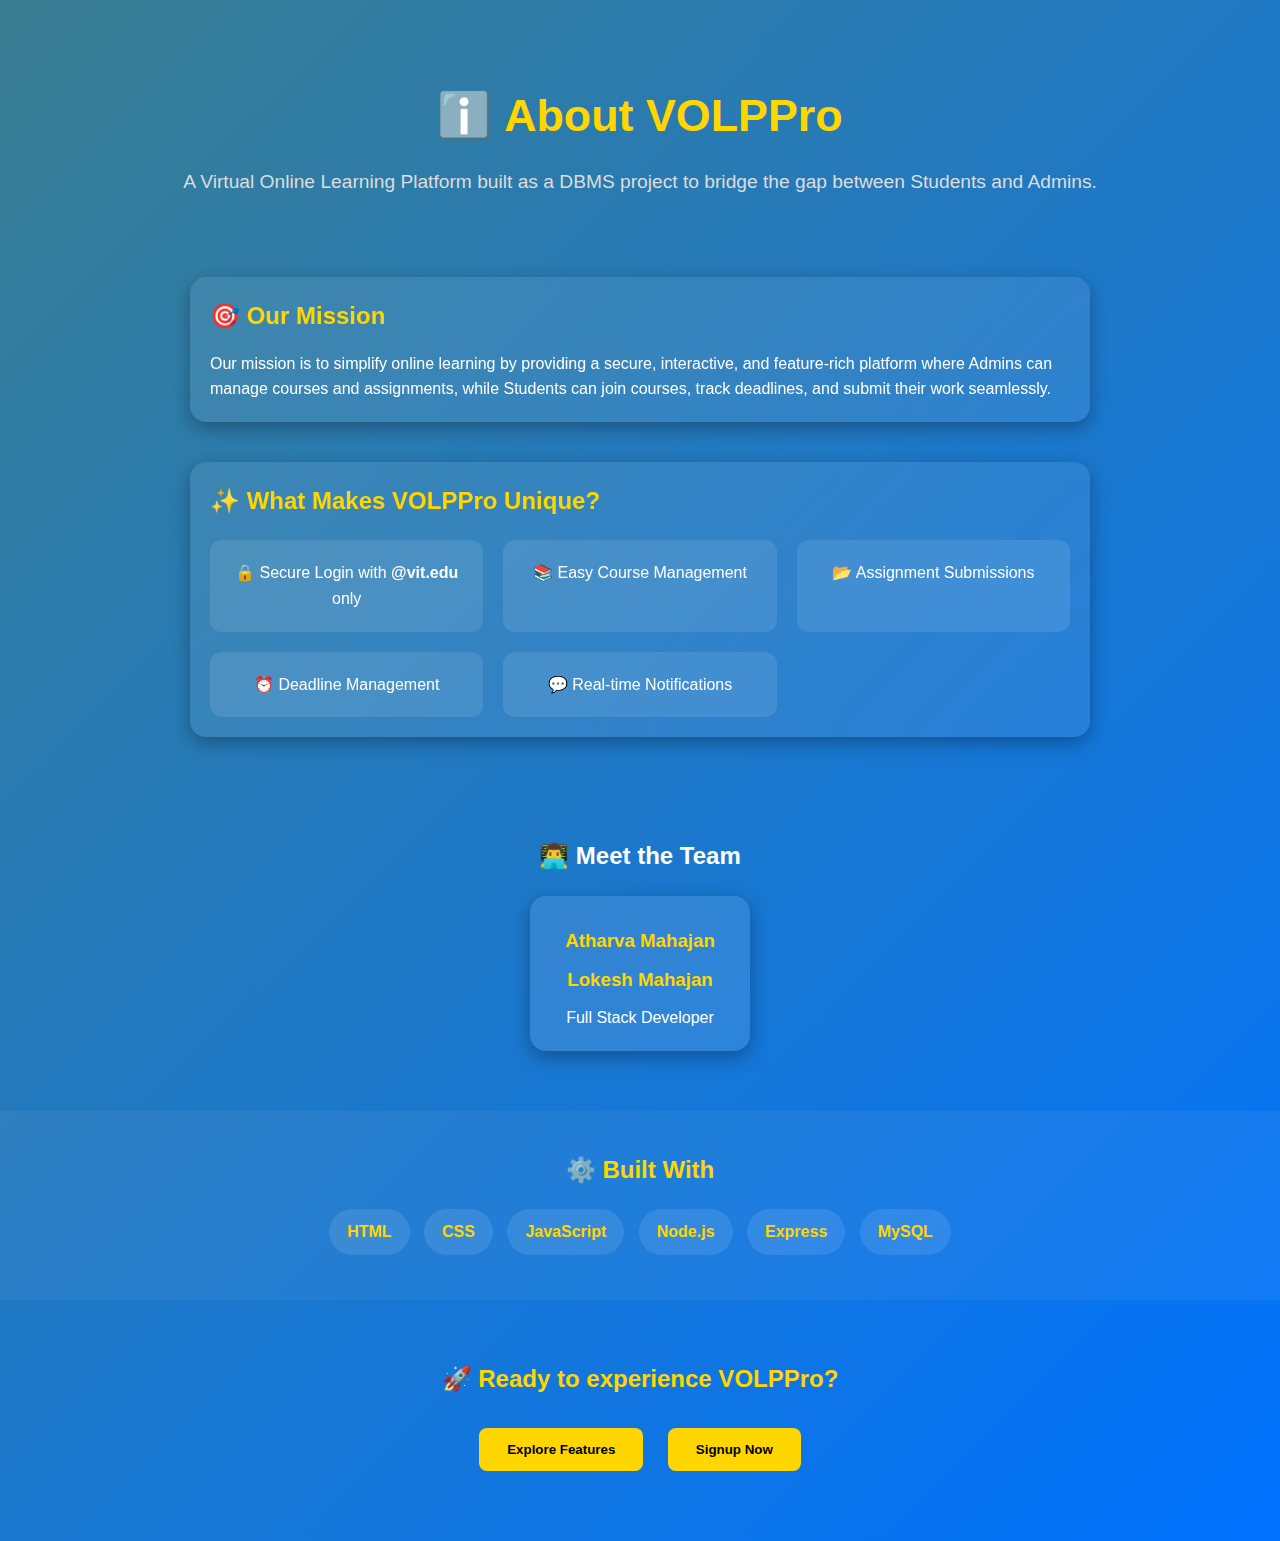
<file: about.html>
<!DOCTYPE html>
<html lang="en">
<head>
  <meta charset="UTF-8">
  <meta name="viewport" content="width=device-width, initial-scale=1.0">
  <title>About - VOLPPro</title>
  <link rel="stylesheet" href="style.css">
  <link rel="icon" type="image/png" href="logo.png">
  <style>
    body {
      margin: 0;
      font-family: "Segoe UI", Tahoma, sans-serif;
      background: linear-gradient(135deg, #3a7e91, #0072ff);
      color: #fff;
      line-height: 1.6;
    }

    .about-hero {
      text-align: center;
      padding: 80px 20px 40px;
      animation: fadeIn 1s ease-in;
    }

    .about-hero h1 {
      font-size: 2.8em;
      margin-bottom: 15px;
      color: #ffd600;
    }

    .about-hero p {
      font-size: 1.2em;
      color: #ddd;
    }

    .about-section {
      max-width: 900px;
      margin: 40px auto;
      padding: 20px;
      background: rgba(255,255,255,0.08);
      border-radius: 16px;
      box-shadow: 0 6px 18px rgba(0,0,0,0.3);
      backdrop-filter: blur(10px);
    }

    .about-section h2 {
      color: #ffd600;
      margin-bottom: 15px;
    }

    .features-highlight {
      display: grid;
      grid-template-columns: repeat(auto-fit, minmax(220px, 1fr));
      gap: 20px;
      margin-top: 20px;
    }

    .highlight-card {
      background: rgba(255,255,255,0.1);
      padding: 20px;
      border-radius: 12px;
      text-align: center;
      transition: transform 0.3s ease, box-shadow 0.3s ease;
    }

    .highlight-card:hover {
      transform: translateY(-5px) scale(1.02);
      box-shadow: 0 10px 25px rgba(0,0,0,0.5);
    }

    .team-section {
      text-align: center;
      padding: 60px 20px;
    }

    .team-members {
      display: flex;
      flex-wrap: wrap;
      justify-content: center;
      gap: 25px;
      margin-top: 20px;
    }

    .team-card {
      background: rgba(255,255,255,0.1);
      padding: 20px;
      border-radius: 16px;
      width: 220px;
      text-align: center;
      box-shadow: 0 6px 18px rgba(0,0,0,0.3);
      transition: transform 0.3s ease;
    }

    .team-card:hover {
      transform: scale(1.05);
    }

    .team-card h3 {
      margin: 10px 0;
      color: #ffd600;
    }

    .tech-stack {
      text-align: center;
      padding: 40px 20px;
      background: rgba(255,255,255,0.05);
    }

    .tech-stack h2 {
      color: #ffd600;
    }

    .stack-badges {
      margin-top: 15px;
    }

    .stack-badge {
      display: inline-block;
      background: rgba(255,255,255,0.1);
      padding: 10px 18px;
      border-radius: 25px;
      margin: 5px;
      font-weight: bold;
      color: #ffd600;
    }

    .cta {
      text-align: center;
      padding: 60px 20px;
    }

    .cta h2 {
      margin-bottom: 20px;
      color: #ffd600;
    }

    .cta button {
      background: #ffd600;
      color: #000;
      font-weight: bold;
      border: none;
      border-radius: 8px;
      padding: 14px 28px;
      margin: 10px;
      cursor: pointer;
      transition: background 0.2s ease, transform 0.2s ease;
    }

    .cta button:hover {
      background: #e6c200;
      transform: scale(1.05);
    }

    @keyframes fadeIn {
      from { opacity: 0; transform: translateY(-20px); }
      to { opacity: 1; transform: translateY(0); }
    }
  </style>
</head>
<script>
  const savedTheme = localStorage.getItem("theme") || "dark";
  document.body.className = savedTheme;
</script>

<body>

  <!-- Hero Section -->
  <section class="about-hero">
    <h1>ℹ️ About VOLPPro</h1>
    <p>A Virtual Online Learning Platform built as a DBMS project to bridge the gap between Students and Admins.</p>
  </section>

  <!-- Mission Section -->
  <section class="about-section">
    <h2>🎯 Our Mission</h2>
    <p>
      Our mission is to simplify online learning by providing a secure, interactive,
      and feature-rich platform where Admins can manage courses and assignments,
      while Students can join courses, track deadlines, and submit their work seamlessly.
    </p>
  </section>

  <!-- Highlights -->
  <section class="about-section">
    <h2>✨ What Makes VOLPPro Unique?</h2>
    <div class="features-highlight">
      <div class="highlight-card">🔒 Secure Login with <b>@vit.edu</b> only</div>
      <div class="highlight-card">📚 Easy Course Management</div>
      <div class="highlight-card">📂 Assignment Submissions</div>
      <div class="highlight-card">⏰ Deadline Management</div>
      <div class="highlight-card">💬 Real-time Notifications</div>
    </div>
  </section>

  <!-- Team Section -->
  <section class="team-section">
    <h2>👨‍💻 Meet the Team</h2>
    <div class="team-members">
      <div class="team-card">
        <h3>Atharva Mahajan</h3>
        <h3>Lokesh Mahajan</h3>
        <p>Full Stack Developer</p>
      </div>
      <!-- Add more team members here if needed -->
    </div>
  </section>

  <!-- Tech Stack -->
  <section class="tech-stack">
    <h2>⚙️ Built With</h2>
    <div class="stack-badges">
      <span class="stack-badge">HTML</span>
      <span class="stack-badge">CSS</span>
      <span class="stack-badge">JavaScript</span>
      <span class="stack-badge">Node.js</span>
      <span class="stack-badge">Express</span>
      <span class="stack-badge">MySQL</span>
    </div>
  </section>

  <!-- CTA -->
  <section class="cta">
    <h2>🚀 Ready to experience VOLPPro?</h2>
    <button onclick="window.location.href='features.html'">Explore Features</button>
    <button onclick="window.location.href='signup.html'">Signup Now</button>
  </section>

</body>
</html>
</file>
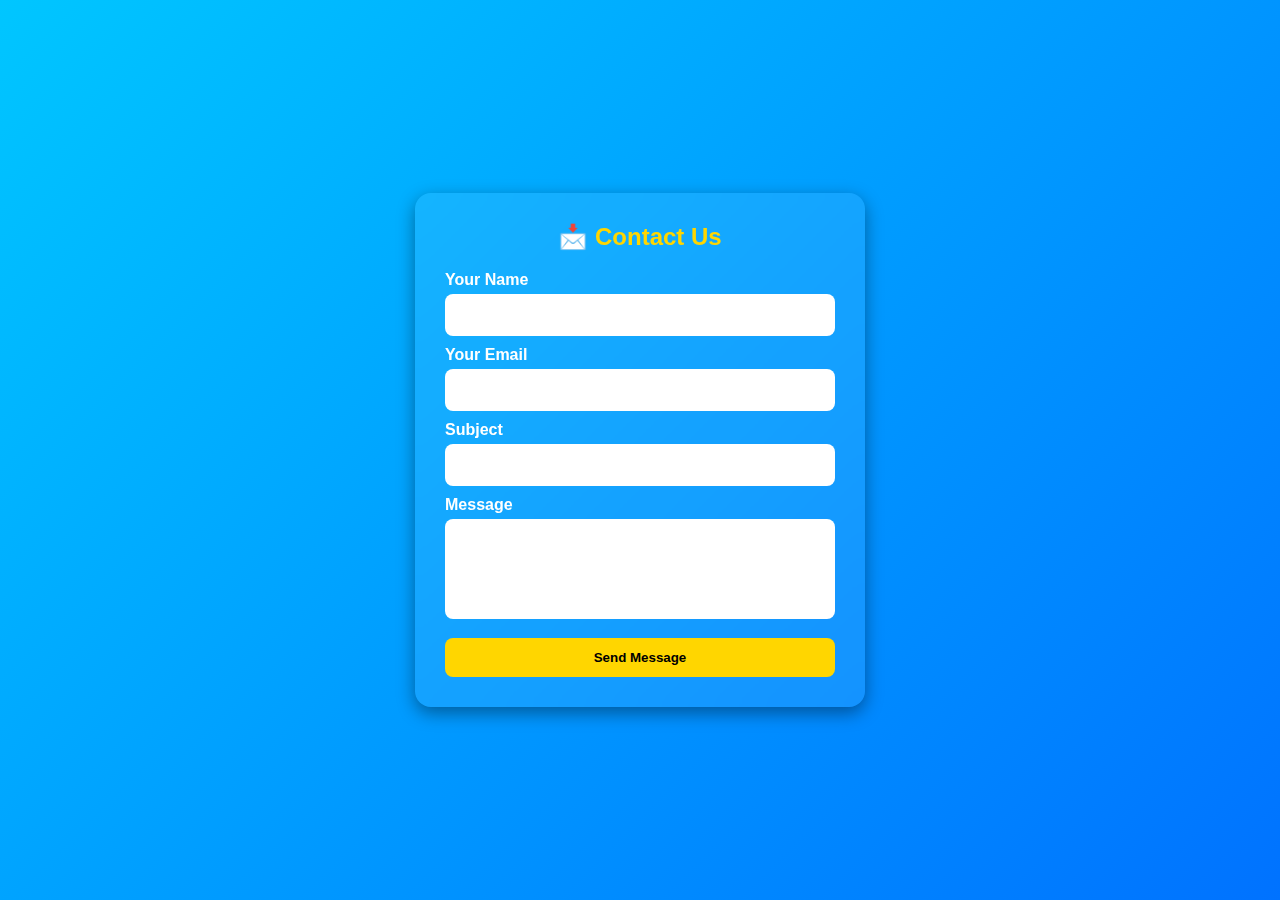
<file: contact.html>
<!DOCTYPE html>
<html lang="en">
<head>
  <meta charset="UTF-8">
  <meta name="viewport" content="width=device-width, initial-scale=1.0">
  <title>Contact Us - VOLPPro</title>
  <link rel="stylesheet" href="style.css">
  <link rel="icon" type="image/png" href="logo.png">
  <style>
    body {
      margin: 0;
      font-family: "Segoe UI", Tahoma, sans-serif;
      background: linear-gradient(135deg, #00c6ff, #0072ff);
      color: #fff;
      display: flex;
      justify-content: center;
      align-items: center;
      height: 100vh;
    }

    .contact-card {
      background: rgba(255, 255, 255, 0.08);
      border-radius: 16px;
      padding: 30px;
      width: 450px;
      text-align: center;
      box-shadow: 0 6px 18px rgba(0,0,0,0.4);
      backdrop-filter: blur(10px);
      animation: fadeIn 0.8s ease;
    }

    .contact-card h2 {
      color: #ffd600;
      margin-bottom: 20px;
    }

    label {
      display: block;
      text-align: left;
      margin-top: 10px;
      font-weight: bold;
    }

    input, textarea {
      width: 100%;
      padding: 12px;
      margin-top: 5px;
      border-radius: 8px;
      border: none;
      font-size: 1em;
      outline: none;
    }

    textarea {
      resize: none;
      height: 100px;
    }

    button {
      background: #ffd600;
      color: #000;
      font-weight: bold;
      border: none;
      border-radius: 8px;
      padding: 12px;
      margin-top: 15px;
      cursor: pointer;
      width: 100%;
      transition: background 0.2s ease, transform 0.1s ease;
    }

    button:hover {
      background: #e6c200;
      transform: scale(1.02);
    }

    @keyframes fadeIn {
      from { opacity: 0; transform: translateY(-20px); }
      to { opacity: 1; transform: translateY(0); }
    }
  </style>
</head>
<body>

  <div class="contact-card">
    <h2>📩 Contact Us</h2>
    <form id="contactForm">
      <label for="name">Your Name</label>
      <input type="text" id="name" required>

      <label for="email">Your Email</label>
      <input type="email" id="email" required>

      <label for="subject">Subject</label>
      <input type="text" id="subject" required>

      <label for="message">Message</label>
      <textarea id="message" required></textarea>

      <button type="submit">Send Message</button>
    </form>
  </div>

  <script>
    const API_URL = "http://localhost:3000";

    document.getElementById("contactForm").addEventListener("submit", (e) => {
      e.preventDefault();

      const name = document.getElementById("name").value.trim();
      const email = document.getElementById("email").value.trim();
      const subject = document.getElementById("subject").value.trim();
      const message = document.getElementById("message").value.trim();

      fetch(`${API_URL}/contact`, {
        method: "POST",
        headers: { "Content-Type": "application/json" },
        body: JSON.stringify({ name, email, subject, message })
      })
      .then(res => res.json())
      .then(data => {
        if (data.error) {
          alert("❌ " + data.error);
        } else {
          alert("✅ Message sent successfully!");
          document.getElementById("contactForm").reset();
        }
      });
    });
  </script>

</body>
</html>
</file>
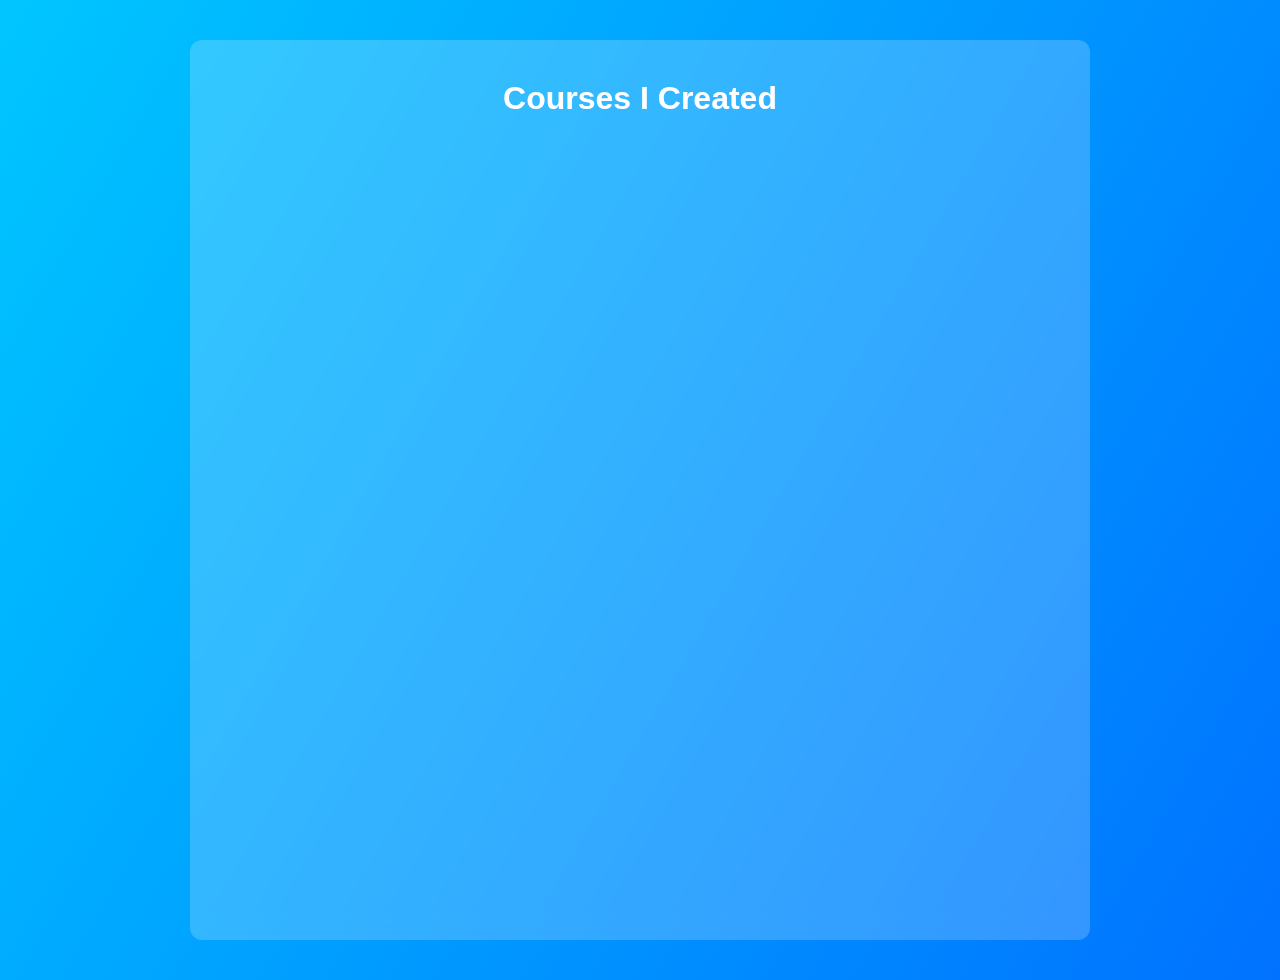
<file: explore-admin.html>
<!DOCTYPE html>
<html lang="en">
<head>
  <meta charset="UTF-8">
  <meta name="viewport" content="width=device-width, initial-scale=1.0">
  <title>Explore Courses - Admin</title>
  <link rel="stylesheet" href="style.css">
  <link rel="icon" type="image/png" href="logo.png">
</head>
<script>
  const savedTheme = localStorage.getItem("theme") || "dark";
  document.body.className = savedTheme;
</script>

<body>
  <section class="page-content">
    <h1>Courses I Created</h1>
    <div id="adminCourses" class="courses-container"></div>
  </section>

  <!-- Load main script first -->
  <script src="script.js"></script>

  <script>
    // Ensure API_URL exists
    if (typeof API_URL === "undefined") {
      const API_URL = "http://localhost:3000";
    }

    const params = new URLSearchParams(window.location.search);
    const adminId = params.get("admin_id");


      fetch(`${API_URL}/admin/courses/${adminId}`)
  .then(res => res.json())
  .then(data => {
    const container = document.getElementById("adminCourses");

    if (!container) return;

    if (data.length === 0) {
      container.innerHTML = "<p>No courses created yet.</p>";
      return;
    }

    container.innerHTML = data.map(c => `
  <div class="course-card">
    <h3>${c.name}</h3>
    <p><strong>Code:</strong> ${c.code}</p>
    <p><strong>ID:</strong> ${c.course_id}</p>
    <div class="course-actions">
      <button class="btn view-btn" onclick="location.href='course-assignments.html?course_id=${c.course_id}'">
        📄 View Assignments
      </button>
      <button class="btn delete-btn" onclick="deleteCourse(${c.course_id})">
        ❌ Delete Course
      </button>
    </div>
  </div>
`).join("");

  });
  </script>
</body>
</html>
</file>
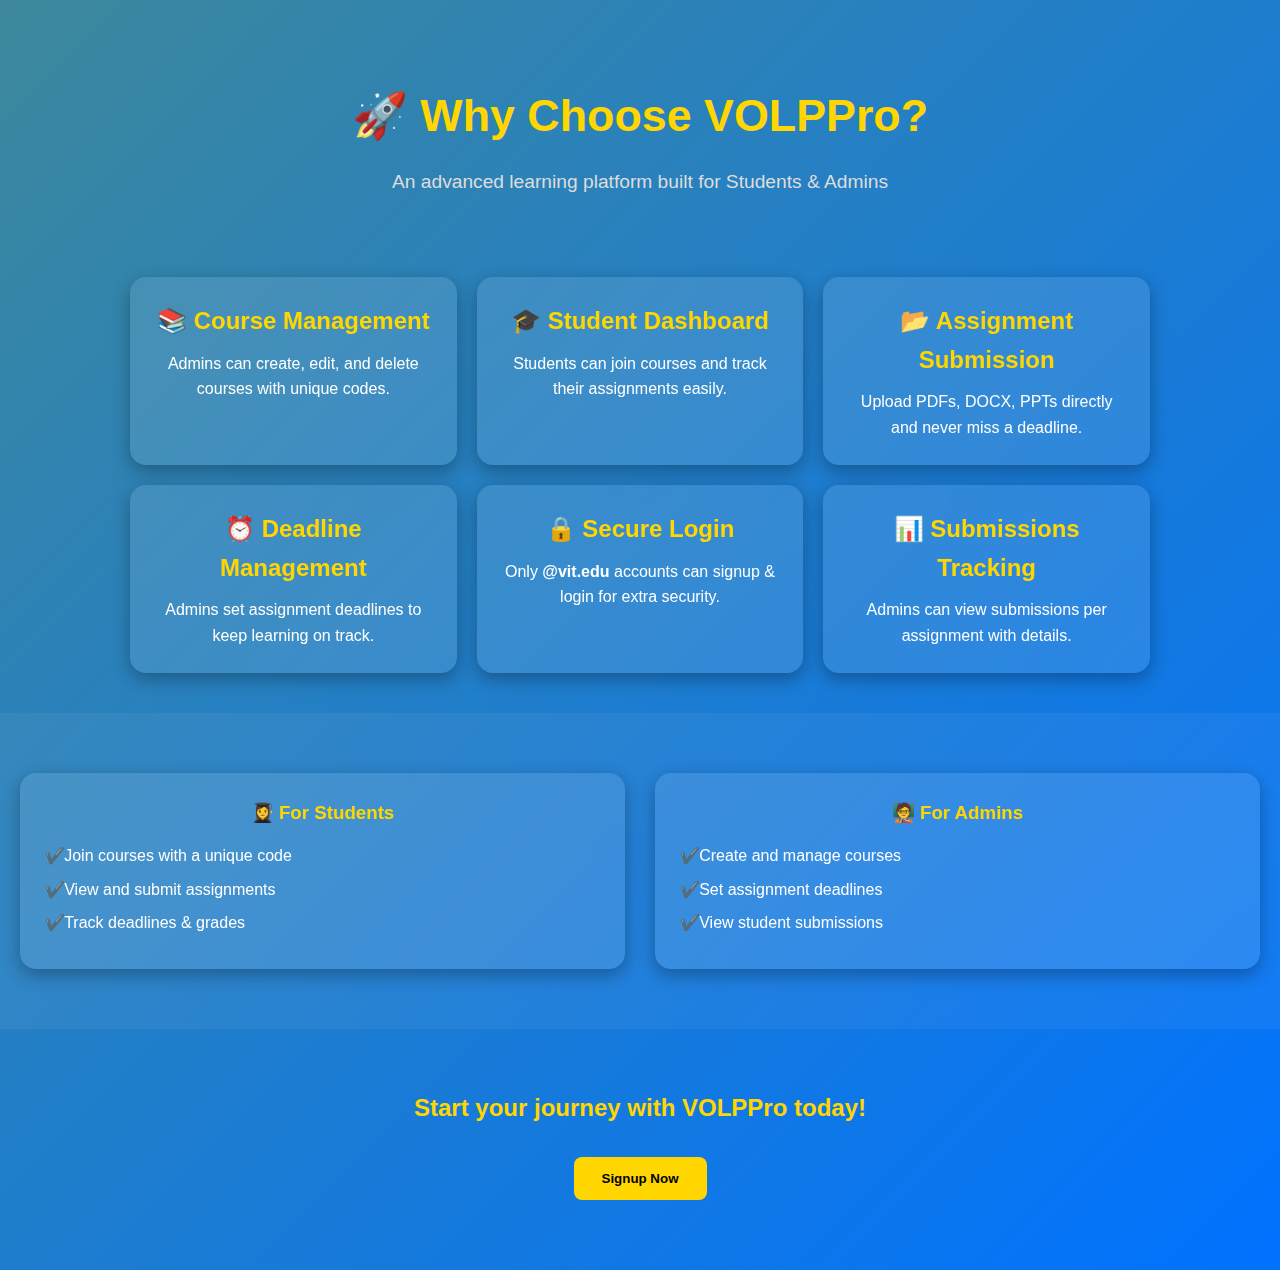
<file: features.html>
<!DOCTYPE html>
<html lang="en">
<head>
  <meta charset="UTF-8">
  <meta name="viewport" content="width=device-width, initial-scale=1.0">
  <title>Features - VOLPPro</title>
  <link rel="stylesheet" href="style.css">
  <link rel="icon" type="image/png" href="logo.png">
  <style>
    body {
      margin: 0;
      font-family: "Segoe UI", Tahoma, sans-serif;
      background: linear-gradient(135deg, #3d889c, #0072ff);
      color: #fff;
      line-height: 1.6;
    }

    .features-hero {
      text-align: center;
      padding: 80px 20px 40px;
      animation: fadeIn 1s ease-in;
    }

    .features-hero h1 {
      font-size: 2.8em;
      margin-bottom: 15px;
      color: #ffd600;
    }

    .features-hero p {
      font-size: 1.2em;
      color: #ddd;
    }

    .features-grid {
      display: grid;
      grid-template-columns: repeat(auto-fit, minmax(260px, 1fr));
      gap: 20px;
      padding: 40px;
      max-width: 1100px;
      margin: auto;
    }

    .feature-card {
      background: rgba(255, 255, 255, 0.1);
      border-radius: 16px;
      padding: 25px;
      text-align: center;
      box-shadow: 0 6px 18px rgba(0,0,0,0.3);
      backdrop-filter: blur(10px);
      transition: transform 0.3s ease, box-shadow 0.3s ease;
    }

    .feature-card:hover {
      transform: translateY(-8px) scale(1.03);
      box-shadow: 0 10px 25px rgba(0,0,0,0.5);
    }

    .feature-card h2 {
      margin-bottom: 10px;
      color: #ffd600;
    }

    .comparison {
      display: flex;
      flex-wrap: wrap;
      justify-content: center;
      gap: 30px;
      padding: 60px 20px;
      background: rgba(255,255,255,0.05);
    }

    .comparison-box {
      flex: 1 1 300px;
      background: rgba(255, 255, 255, 0.1);
      border-radius: 16px;
      padding: 25px;
      box-shadow: 0 6px 18px rgba(0,0,0,0.3);
      backdrop-filter: blur(10px);
    }

    .comparison-box h3 {
      color: #ffd600;
      margin-bottom: 15px;
      text-align: center;
    }

    .comparison-box ul {
      list-style: none;
      padding: 0;
    }

    .comparison-box li {
      margin: 8px 0;
      padding-left: 1.2em;
      position: relative;
    }

    .comparison-box li::before {
      content: "✔️";
      position: absolute;
      left: 0;
    }

    .cta {
      text-align: center;
      padding: 60px 20px;
    }

    .cta h2 {
      margin-bottom: 20px;
      color: #ffd600;
    }

    .cta button {
      background: #ffd600;
      color: #000;
      font-weight: bold;
      border: none;
      border-radius: 8px;
      padding: 14px 28px;
      margin: 10px;
      cursor: pointer;
      transition: background 0.2s ease, transform 0.2s ease;
    }

    .cta button:hover {
      background: #e6c200;
      transform: scale(1.05);
    }

    @keyframes fadeIn {
      from { opacity: 0; transform: translateY(-20px); }
      to { opacity: 1; transform: translateY(0); }
    }
  </style>
</head>
<script>
  const savedTheme = localStorage.getItem("theme") || "dark";
  document.body.className = savedTheme;
</script>

<body>

  <!-- Hero Section -->
  <section class="features-hero">
    <h1>🚀 Why Choose VOLPPro?</h1>
    <p>An advanced learning platform built for Students & Admins</p>
  </section>

  <!-- Features Grid -->
  <section class="features-grid">
    <div class="feature-card">
      <h2>📚 Course Management</h2>
      <p>Admins can create, edit, and delete courses with unique codes.</p>
    </div>
    <div class="feature-card">
      <h2>🎓 Student Dashboard</h2>
      <p>Students can join courses and track their assignments easily.</p>
    </div>
    <div class="feature-card">
      <h2>📂 Assignment Submission</h2>
      <p>Upload PDFs, DOCX, PPTs directly and never miss a deadline.</p>
    </div>
    <div class="feature-card">
      <h2>⏰ Deadline Management</h2>
      <p>Admins set assignment deadlines to keep learning on track.</p>
    </div>
    <div class="feature-card">
      <h2>🔒 Secure Login</h2>
      <p>Only <b>@vit.edu</b> accounts can signup & login for extra security.</p>
    </div>
    <div class="feature-card">
      <h2>📊 Submissions Tracking</h2>
      <p>Admins can view submissions per assignment with details.</p>
    </div>
  </section>

  <!-- Comparison -->
  <section class="comparison">
    <div class="comparison-box">
      <h3>👩‍🎓 For Students</h3>
      <ul>
        <li>Join courses with a unique code</li>
        <li>View and submit assignments</li>
        <li>Track deadlines & grades</li>
      </ul>
    </div>
    <div class="comparison-box">
      <h3>🧑‍🏫 For Admins</h3>
      <ul>
        <li>Create and manage courses</li>
        <li>Set assignment deadlines</li>
        <li>View student submissions</li>
      </ul>
    </div>
  </section>

  <!-- Call to Action -->
  <section class="cta">
    <h2>Start your journey with VOLPPro today!</h2>
    <button onclick="window.location.href='signup.html'">Signup Now</button>
  </section>

</body>
</html>
</file>
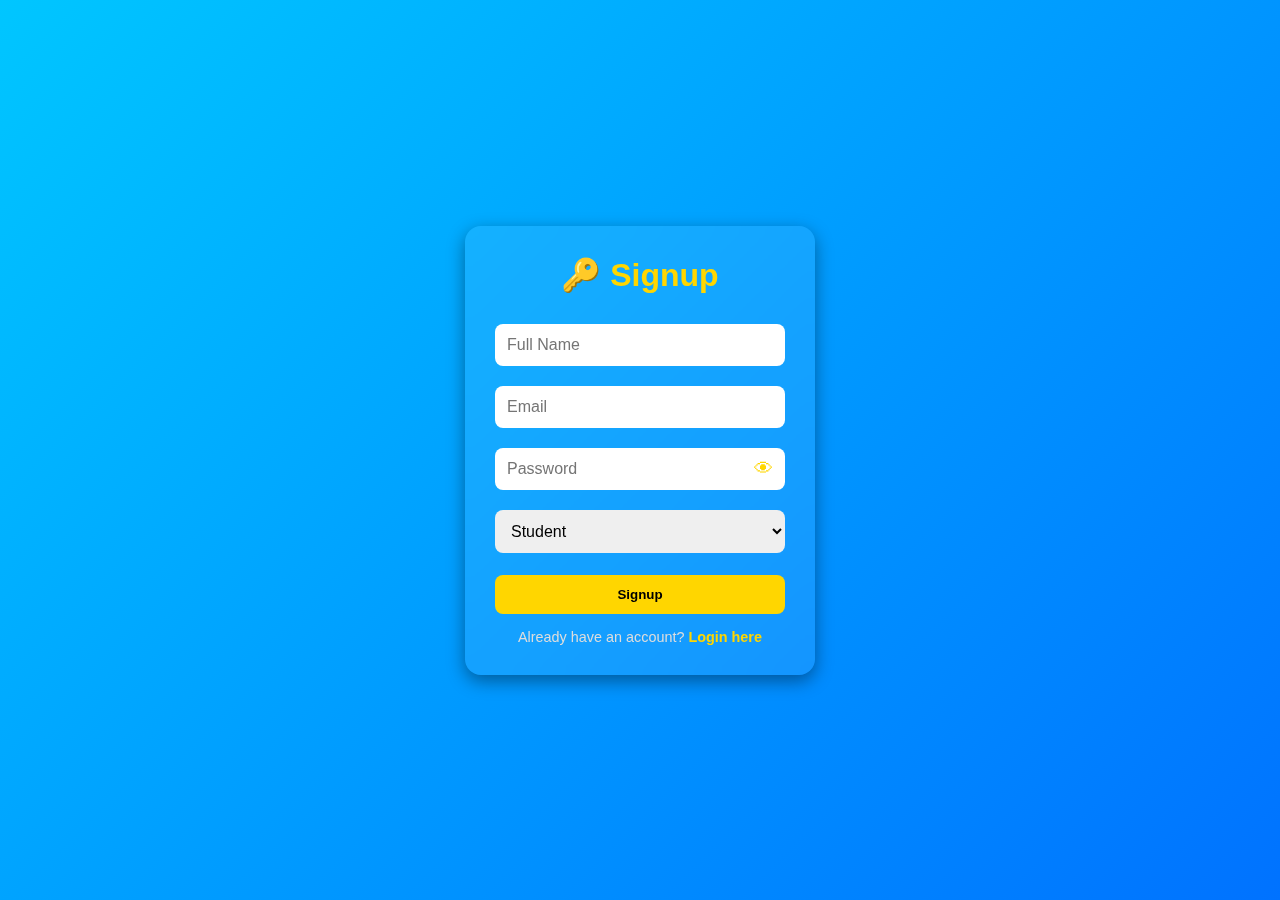
<file: signup.html>
<!DOCTYPE html>
<html lang="en">
<head>
  <meta charset="UTF-8">
  <meta name="viewport" content="width=device-width, initial-scale=1.0">
  <title>Signup - VOLPPro</title>
  <link rel="stylesheet" href="style.css">
  <link rel="icon" type="image/png" href="logo.png">
  <style>
    body {
      margin: 0;
      font-family: "Segoe UI", Tahoma, sans-serif;
      background: linear-gradient(135deg, #00c6ff, #0072ff);
      display: flex;
      justify-content: center;
      align-items: center;
      height: 100vh;
      color: #fff;
    }

    .signup-card {
      background: rgba(255, 255, 255, 0.08);
      border-radius: 16px;
      padding: 30px;
      width: 350px;
      text-align: center;
      box-shadow: 0 6px 18px rgba(0,0,0,0.4);
      backdrop-filter: blur(10px);
      animation: fadeIn 0.8s ease;
    }

    .signup-card h1 {
      margin-bottom: 20px;
      color: #ffd600;
    }

    .signup-card input, .signup-card select {
      width: 100%;
      padding: 12px;
      margin: 10px 0;
      border: none;
      border-radius: 8px;
      outline: none;
      font-size: 1em;
      transition: box-shadow 0.2s ease;
    }

    .signup-card input:focus, .signup-card select:focus {
      box-shadow: 0 0 6px #ffd600;
    }

    .password-box {
      position: relative;
    }

    .password-box input {
      padding-right: 40px;
    }

    .toggle-password {
      position: absolute;
      right: 12px;
      top: 50%;
      transform: translateY(-50%);
      cursor: pointer;
      font-size: 1.2em;
      color: #ffd600;
    }

    .hidden {
      display: none;
    }

    button {
      background: #ffd600;
      color: #000;
      font-weight: bold;
      border: none;
      border-radius: 8px;
      padding: 12px;
      margin-top: 12px;
      cursor: pointer;
      width: 100%;
      transition: background 0.2s ease, transform 0.1s ease;
    }

    button:hover {
      background: #e6c200;
      transform: scale(1.02);
    }
    .login-link {
      margin-top: 15px;
      font-size: 0.9em;
      color: #ddd;
    }

    .login-link a {
      color: #ffd600;
      font-weight: bold;
      text-decoration: none;
      transition: color 0.2s ease;
    }

    .login-link a:hover {
      color: #e6c200;
    }

    @keyframes fadeIn {
      from { opacity: 0; transform: translateY(-20px); }
      to { opacity: 1; transform: translateY(0); }
    }
  </style>
</head>
<script>
  const savedTheme = localStorage.getItem("theme") || "dark";
  document.body.className = savedTheme;
</script>

<body>

  <div class="signup-card">
    <h1>🔑 Signup</h1>

    <input type="text" id="name" placeholder="Full Name">
    <input type="email" id="email" placeholder="Email" oninput="clearError('emailError')">
<small id="emailError" class="error-text"></small>


    <div class="password-box">
      <input type="password" id="password" placeholder="Password">
      <span class="toggle-password" onclick="togglePassword()">👁</span>
    </div>

    <select id="role" onchange="toggleAdminSecret()">
      <option value="student">Student</option>
      <option value="admin">Admin</option>
    </select>

    <div id="adminSecretBox" class="hidden">
      <input type="password" id="adminSecret" placeholder="Enter Admin Secret Code">
    </div>

    <button onclick="signupUser()">Signup</button>
  

  <!-- Login option -->
    <p class="login-link">
      Already have an account? <a href="login.html">Login here</a>
    </p>
  </div>

  <script>
    const API_URL = "http://localhost:3000";

    function togglePassword() {
      const passwordInput = document.getElementById("password");
      passwordInput.type = passwordInput.type === "password" ? "text" : "password";
    }

    function toggleAdminSecret() {
      const role = document.getElementById("role").value;
      document.getElementById("adminSecretBox").classList.toggle("hidden", role !== "admin");
    }

function signupUser() {
  const name = document.getElementById("name").value.trim();
  const email = document.getElementById("email").value.trim();
  const password = document.getElementById("password").value.trim();
  const role = document.getElementById("role").value;
  const adminSecret = document.getElementById("adminSecret").value.trim();
  const emailError = document.getElementById("emailError");

  emailError.textContent = ""; // reset

  if (!name || !email || !password) {
    return alert("⚠️ Please fill in all fields");
  }

  // ✅ Inline error if email is not @vit.edu
  if (!email.endsWith("@vit.edu")) {
    emailError.textContent = "❌ Only @vit.edu emails are allowed.";
    return;
  }

  fetch(`${API_URL}/signup`, {
    method: "POST",
    headers: { "Content-Type": "application/json" },
    body: JSON.stringify({ name, email, password, role, adminSecret })
  })
    .then(res => res.json())
    .then(data => {
      if (data.error) {
        emailError.textContent = "❌ " + data.error;
      } else {
        alert("✅ Signup successful! Please login.");
        window.location.href = "login.html";
      }
    })
    .catch(err => console.error("Signup error:", err));
}

function clearError(id) {
  document.getElementById(id).textContent = "";
}


  </script>

</body>
</html>
</file>
<file: style.css>
* {
  margin: 0; padding: 0;
  box-sizing: border-box;
  font-family: "Poppins", sans-serif;
}

body {
  min-height: 100vh;
  background: linear-gradient(120deg, #00c6ff, #0072ff);
  color: #fff;
}

nav {
  display: flex;
  align-items: center;
  justify-content: space-between;
  padding: 10px 20px;
  background: linear-gradient(to right, #00c6ff, #0072ff);
  border-radius: 10px;
}

nav .logo {
  display: flex;
  align-items: center;
}

.nav-logo {
  width: 35px;
  height: 35px;
  border-radius: 50%;
  margin-right: -5px;  /* pulls text closer */
}

.logo-text {
  font-size: 22px;
  font-weight: bold;
  color: white;
  justify-content: end;
}



/* Navbar */
.navbar {
  display: flex;
  justify-content: space-between;
  align-items: center;
  padding: 15px 60px;
  background: rgba(255, 255, 255, 0.1);
  backdrop-filter: blur(12px);
  border-radius: 15px;
  margin: 20px;
}

.logo {
  font-size: 1.8em;
  font-weight: 700;
  width: 35px;
  height: 35px;
  border-radius: 50%;
}
.logo span {
  color: #ffdf00;
}

.nav-links {
  display: flex;
  list-style: none;
  gap: 25px;
}
.nav-links a {
  color: #fff;
  text-decoration: none;
  font-weight: 500;
  transition: 0.3s;
}
.nav-links a:hover {
  color: #ffdf00;
  transform: scale(1.1);
}

.error-text {
  color: #ff6b6b;
  font-size: 0.85em;
  margin-top: -8px;
  margin-bottom: 8px;
  display: block;
}

/* Buttons */
.btn {
  padding: 10px 20px;
  background: #ffdf00;
  text-align: center;
  color: #000;
  border-radius: 30px;
  text-decoration: none;
  transition: all 0.3s ease;
  font-weight: 600;
}
.btn:hover {
  background: #fff;
  transform: scale(1.1);
}

/* Hero Section */
.hero {
  height: 80vh;
  display: flex;
  flex-direction: column;
  justify-content: center;
  align-items: center;
  text-align: center;
}
.hero h1 {
  font-size: 3em;
  animation: fadeIn 2s ease;
}
.hero h1 span {
  color: #ffdf00;
}
.hero p {
  margin: 20px 0;
  font-size: 1.2em;
  animation: fadeIn 3s ease;
}

/* Animations */
@keyframes fadeIn {
  from { opacity: 0; transform: translateY(30px); }
  to { opacity: 1; transform: translateY(0); }
}

.notifications {
  position: relative;
  display: inline-block;
  cursor: pointer;
  margin-left: 20px;
}

#notif-bell {
  font-size: 24px;
  color: white;
}

.notif-count {
  position: absolute;
  top: -8px;
  right: -10px;
  background: red;
  color: white;
  font-size: 12px;
  font-weight: bold;
  padding: 2px 6px;
  border-radius: 50%;
  display: none; /* hidden if count = 0 */
}

.notif-dropdown {
  display: none;
  position: absolute;
  right: 0;
  background: white;
  color: black;
  min-width: 250px;
  max-height: 300px;
  overflow-y: auto;
  box-shadow: 0 4px 10px rgba(0,0,0,0.2);
  border-radius: 6px;
  z-index: 1;
}

.notif-dropdown p {
  margin: 0;
  padding: 10px;
  border-bottom: 1px solid #ddd;
}

.notif-dropdown p.unread {
  background: #f5f5f5;
  font-weight: bold;
}

/* Auth Pages */
.auth-container {
  width: 400px;
  margin: 100px auto;
  background: rgba(255, 255, 255, 0.1);
  backdrop-filter: blur(15px);
  padding: 40px;
  border-radius: 20px;
  box-shadow: 0 8px 25px rgba(0,0,0,0.2);
  text-align: center;
  color: #fff;
  animation: fadeIn 1.5s ease;
}

.auth-container h2 {
  margin-bottom: 20px;
  font-size: 2em;
}

.auth-form {
  display: flex;
  flex-direction: column;
  gap: 15px;
}

.auth-form input {
  padding: 12px;
  border: none;
  border-radius: 8px;
  outline: none;
  font-size: 1em;
}

.auth-form .btn {
  margin-top: 10px;
  cursor: pointer;
}

.auth-form p {
  margin-top: 15px;
  font-size: 0.9em;
}
.auth-form a {
  color: #ffdf00;
  text-decoration: none;
}
.auth-form a:hover {
  text-decoration: underline;
}

.password-field {
  display: flex;
  justify-content: space-between;
  align-items: center;
  background: white;
  border-radius: 8px;
  padding: 5px 10px;
}

.password-field input[type="password"],
.password-field input[type="text"] {
  border: none;
  outline: none;
  flex: 1;
  padding: 10px;
  font-size: 1em;
  border-radius: 8px;
}

.password-field label {
  font-size: 0.9em;
  color: #000;
  margin-left: 10px;
  cursor: pointer;
}

.password-field {
  position: relative;
  display: flex;
  align-items: center;
  background: white;
  border-radius: 8px;
  padding: 0 10px;
}

.password-field input {
  border: none;
  outline: none;
  flex: 1;
  padding: 12px;
  font-size: 1em;
  border-radius: 8px;
}

.toggle-password {
  position: absolute;
  right: 15px;
  cursor: pointer;
  font-size: 1.2em;
  color: #444;
  user-select: none;
  transition: 0.3s;
}

.toggle-password:hover {
  color: #0072ff;
}

.user-info {
  display: flex;
  align-items: center;
  justify-content: center;
  margin-top: 15px;
  gap: 10px;
}

.avatar {
  width: 35px;
  height: 35px;
  border-radius: 50%;
  border: 2px solid #0072ff;
}

.logout {
  background: #ff4b5c;
  color: white;
  font-weight: bold;
}
.logout:hover {
  background: #e63946;
}

.nav-actions {
  display: flex;
  align-items: center;
  gap: 15px;
}

.user-info {
  display: flex;
  align-items: center;
  gap: 8px;
}

.user-info .avatar {
  width: 32px;
  height: 32px;
  border-radius: 50%;
  border: 2px solid #0072ff;
}

.logout {
  background: #ff4b5c;
  color: white;
  font-weight: bold;
  padding: 6px 12px;
  border-radius: 8px;
  border: none;
  cursor: pointer;
}
.logout:hover {
  background: #e63946;
}

/* Avatar styling */
.avatar {
  width: 35px;
  height: 35px;
  border-radius: 50%;
  border: 2px solid #0072ff;
  cursor: pointer;
}

/* Dropdown wrapper */
.dropdown {
  position: relative;
  display: inline-block;
}

/* Dropdown menu hidden by default */
.dropdown-menu {
  display: none;
  position: absolute;
  top: 45px;
  right: 0;
  background: white;
  border-radius: 8px;
  box-shadow: 0 4px 10px rgba(0,0,0,0.15);
  min-width: 160px;
  z-index: 1000;
  overflow: hidden;
}

/* Dropdown links */
.dropdown-menu a {
  display: block;
  padding: 10px;
  text-decoration: none;
  color: #333;
  font-weight: 500;
  transition: background 0.2s;
}

.dropdown-menu a:hover {
  background: #f0f0f0;
}

/* Dashboard forms */
.page-content {
  max-width: 900px;
  margin: 40px auto;
  background: rgba(255,255,255,0.2);
  padding: 20px;
  border-radius: 12px;
  backdrop-filter: blur(12px);
  color: white;
  text-align: center;
}

    .join-btn-container {
      display: flex;
      justify-content: center;
      align-items: center;
      margin-top: 10px;
    }

#submissionsList, #assignmentsList {
  margin-top: 20px;
  text-align: left;
  color: white;
}

table {
  border-collapse: collapse;
  margin-top: 20px;
  width: 100%;
}

th, td {
  padding: 10px;
  text-align: center;
  border: 1px solid rgba(255,255,255,0.3);
}

th {
  background: rgba(255,255,255,0.2);
  color: yellow;
}

/* ===== Common Container Styles ===== */
.page-content {
  display: flex;
  flex-direction: column;
  align-items: center;
  justify-content: flex-start;
  padding: 40px 20px;
  min-height: 100vh;
}

.courses-container,
.assignments-container {
  display: flex;
  flex-wrap: wrap;
  justify-content: center;
  gap: 20px;
  width: 100%;
  max-width: 1100px;
  margin-top: 20px;
}

/* ===== Card Styles ===== */
.course-card,
.assignment-card {
  background: #fff;
  border-radius: 12px;
  padding: 20px;
  width: 300px;
  text-align: center;
  box-shadow: 0 4px 12px rgba(0,0,0,0.1);
  transition: transform 0.2s ease, box-shadow 0.2s ease;
}

.course-card:hover,
.assignment-card:hover {
  transform: translateY(-4px);
  box-shadow: 0 6px 16px rgba(0,0,0,0.15);
}

.course-card h3,
.assignment-card h4 {
  margin-bottom: 10px;
  font-size: 1.3em;
  color: #333;
}

.course-card p,
.assignment-card p {
  margin: 6px 0;
  color: #666;
}

/* ===== Action Buttons ===== */
.course-actions,
.assignment-actions {
  margin-top: 15px;
  display: flex;
  gap: 10px;
  flex-wrap: wrap;
  justify-content: center;
}

.btn {
  padding: 10px 14px;
  border: none;
  border-radius: 8px;
  cursor: pointer;
  font-size: 0.9em;
  font-weight: 500;
  transition: background 0.2s ease, transform 0.1s ease;
  display: flex;
  align-items: center;
  justify-content: center;
  gap: 6px;
  min-width: 120px;
}

.btn:hover {
  transform: scale(1.05);
}

/* ===== Button Variants ===== */
.view-btn {
  background: #007bff;
  color: #fff;
}
.view-btn:hover { background: #0056b3; }

.submissions-btn {
  background: #28a745;
  color: #fff;
}
.submissions-btn:hover { background: #1e7e34; }

.delete-btn {
  background: #dc3545;
  color: #fff;
}
.delete-btn:hover { background: #a71d2a; }

.submit-btn {
  background: #ff9800;
  color: #fff;
}
.submit-btn:hover { background: #e68900; }

/* ===== Dashboard Page Only ===== */
.dashboard-page .dashboard {
  display: flex;
  flex-direction: column;
  align-items: center;
  padding: 30px;
}

.dashboard-page h1 {
  font-size: 2em;
  margin-bottom: 20px;
  color: white;
  text-align: center;
}

.dashboard-box {
  background: rgba(0, 0, 0, 0.3);
  border-radius: 12px;
  padding: 20px;
  margin: 15px 0;
  width: 280px;
  text-align: center;
  color: white;
  box-shadow: 0 4px 10px rgba(0,0,0,0.2);
}

.dashboard-box h2 {
  margin-bottom: 10px;
}

.dashboard-box input {
  display: block;
  width: 100%;
  margin: 8px 0;
  padding: 8px;
  border-radius: 6px;
  border: none;
}

.dashboard-box button {
  background: #FFD600;
  color: black;
  border: none;
  border-radius: 8px;
  padding: 10px;
  width: 100%;
  cursor: pointer;
  font-weight: bold;
  transition: background 0.2s ease;
}

.dashboard-box button:hover {
  background: #e6c200;
}
</file>
